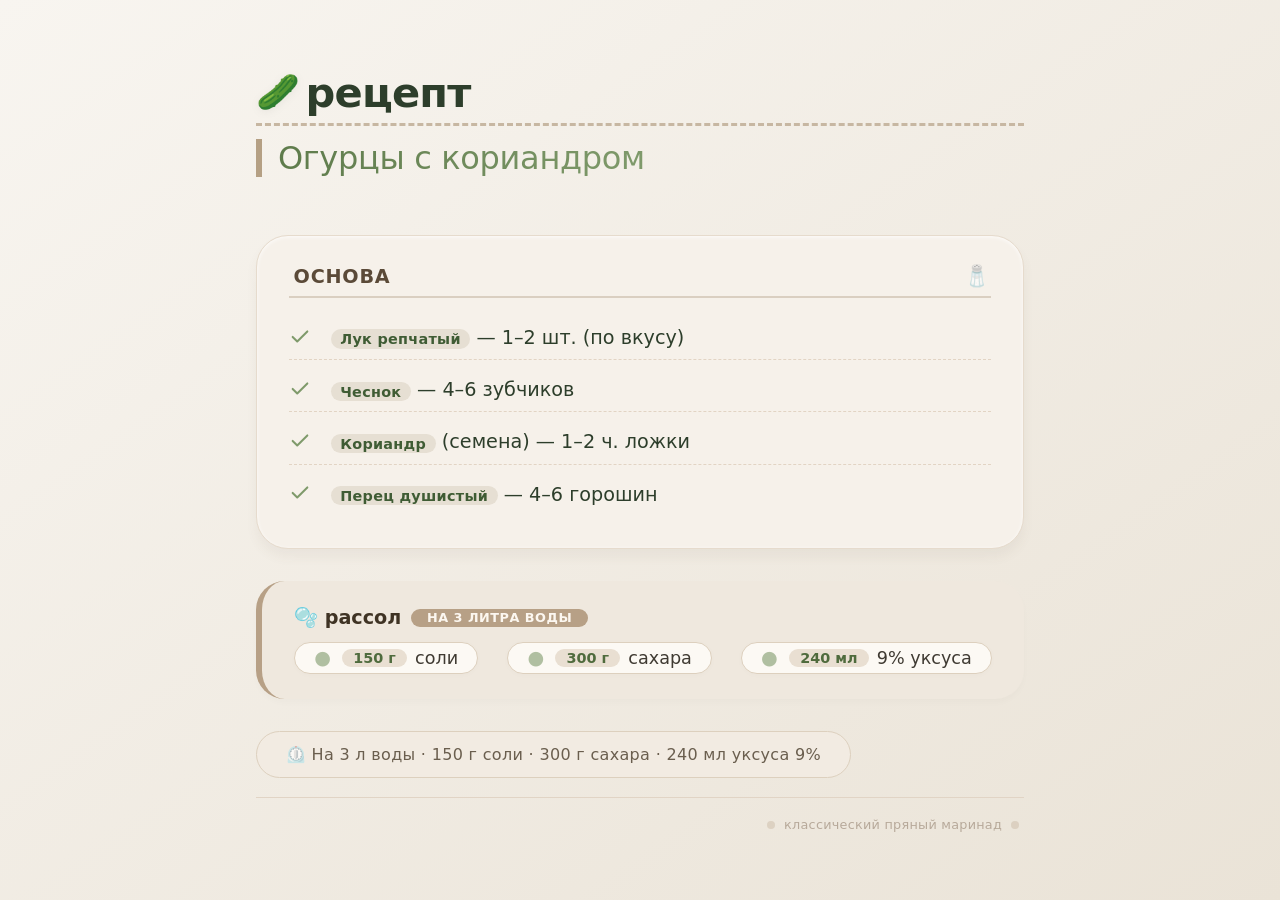
<file: index.html>
<!DOCTYPE html>
<html lang="ru">
<head>
  <meta charset="UTF-8">
  <meta name="viewport" content="width=device-width, initial-scale=1.0">
  <link rel="stylesheet" href="./css/style.css">
  
  <script src="./js/burger.js"></script>
  <title>Огурцы с кориандром · рецепт</title>
  <style>
    /* Общий сброс и шрифт */
    
  </style>
</head>
<!-- Бургер-кнопка -->
<!-- <body><div class="recipe-card" id="app">
  
  <div class="burger-btn" id="burgerBtn">
    <span></span>
    <span></span>
    <span></span>
  </div>

 
  <div class="menu-overlay" id="menuOverlay">
    <ul>
      <li class="active-recipe">
        <a href="index.html">
          <span class="emoji-badge">🥒</span> Кориандр
        </a>
      </li>
      <li>
        <a href="cucumbersFinnish.html">
          <span class="emoji-badge">🥒</span> По-фински
        </a>
      </li>
    </ul>
  </div> -->

  <!-- ===== РЕЦЕПТ: Огурцы с кориандром ===== -->
  <div class="recipe-content">
    <h1>рецепт</h1>
    <h2>Огурцы с кориандром</h2>

    <div class="ingredient-list">
      <h3> основа</h3>
      <ul>
        <li><strong>Лук репчатый</strong> — 1–2 шт. (по вкусу)</li>
        <li><strong>Чеснок</strong> — 4–6 зубчиков</li>
        <li><strong>Кориандр</strong> (семена) — 1–2 ч. ложки</li>
        <li><strong>Перец душистый</strong> — 4–6 горошин</li>
      </ul>
    </div>

    <div class="brine-list">
      <div class="brine-title">
        🫧 рассол
        <span>на 3 литра воды</span>
      </div>
      <ul class="brine-items">
        <li><strong>150 г</strong> соли</li>
        <li><strong>300 г</strong> сахара</li>
        <li><strong>240 мл</strong> 9% уксуса</li>
      </ul>
    </div>

    <div class="meta-note">
      На 3 л воды · 150 г соли · 300 г сахара · 240 мл уксуса 9%
    </div>

    <footer>
      <span class="decor-dot"></span> 
      классический пряный маринад 
      <span class="decor-dot"></span>
    </footer>
  </div>
</div>
</body>
</html>
</file>
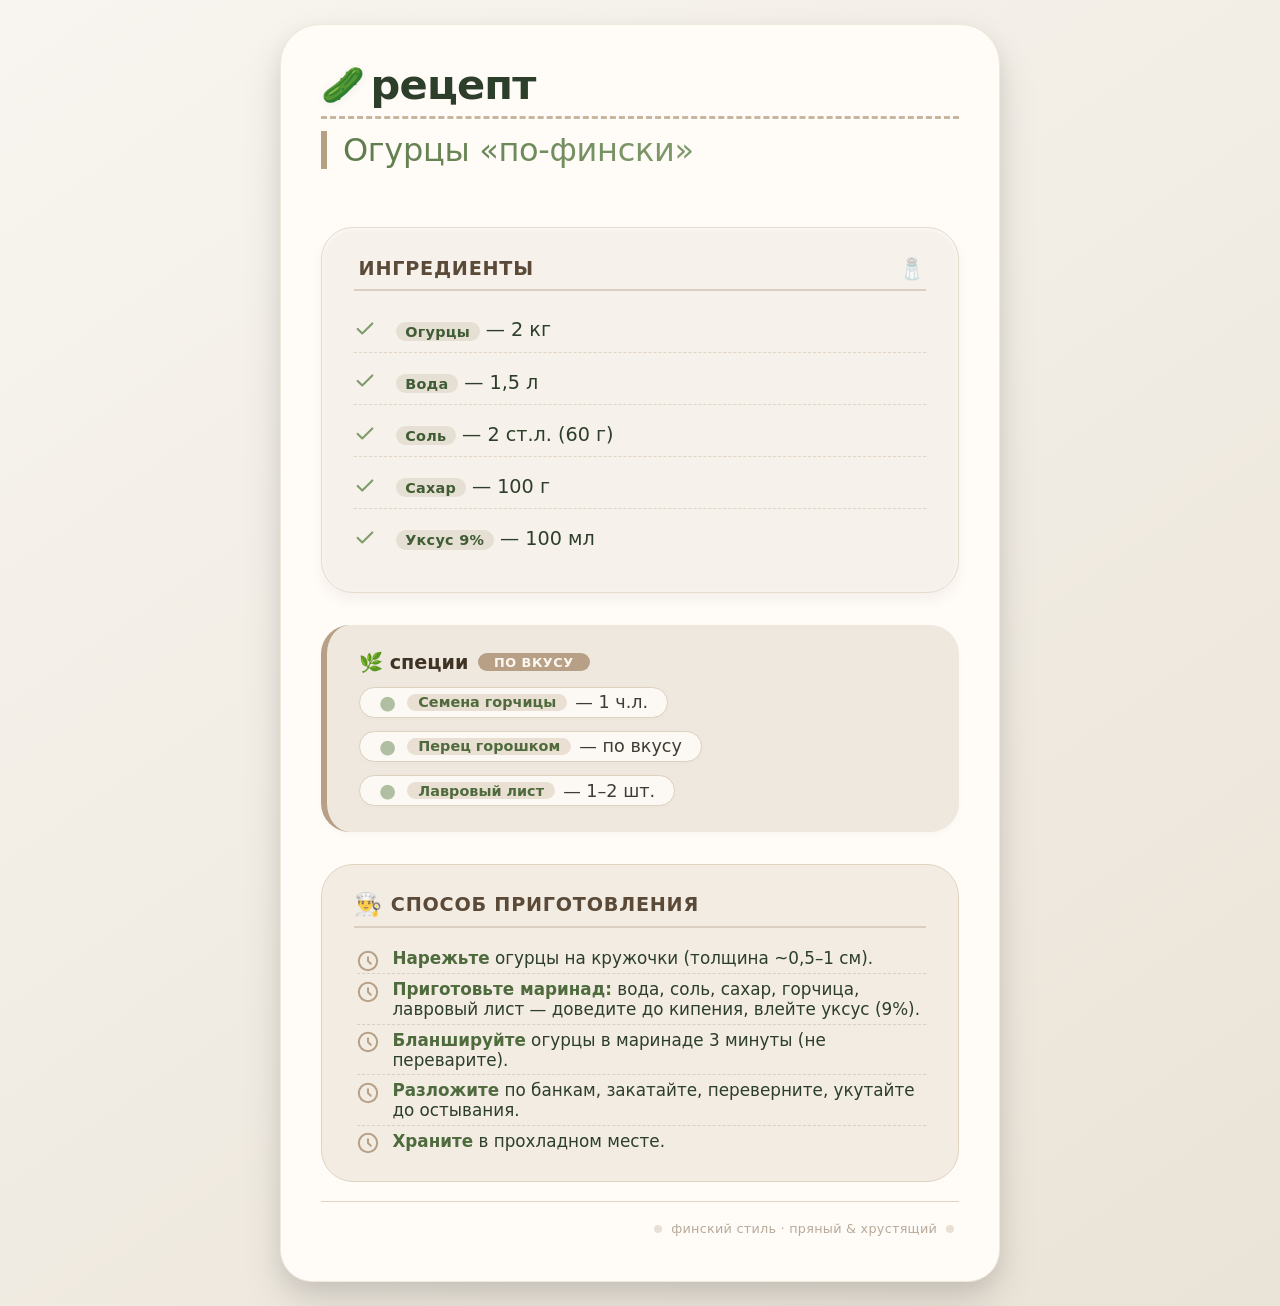
<file: cucumbersFinnish.html>
<!DOCTYPE html>
<html lang="ru">
<head>
  <meta charset="UTF-8">
  <meta name="viewport" content="width=device-width, initial-scale=1.0">
  <link rel="stylesheet" href="./css/cucumbersFinnish.css">
  
  <script src="./js/burger.js"></script>
  <title>Огурцы по-фински · рецепт</title>
  
</head>
<body>
  <!-- Бургер-кнопка -->
  <div class="recipe-card" id="app">
  
  <!-- <div class="burger-btn" id="burgerBtn">
    <span></span>
    <span></span>
    <span></span>
  </div>

  
  <div class="menu-overlay" id="menuOverlay">
    <ul>
      <li>
        <a href="index.html">
          <span class="emoji-badge">🥒</span> Кориандр
        </a>
      </li>
      <li class="active-recipe">
        <a href="cucumbersFinnish.html">
          <span class="emoji-badge">🥒</span> По-фински
        </a>
      </li>
    </ul>
  </div> -->

  <!-- ===== РЕЦЕПТ: Огурцы по-фински ===== -->
  <div class="recipe-content">
    <h1>рецепт</h1>
    <h2>Огурцы «по-фински»</h2>

    <div class="ingredient-list">
      <h3> ингредиенты</h3>
      <ul>
        <li><strong>Огурцы</strong> — 2 кг</li>
        <li><strong>Вода</strong> — 1,5 л</li>
        <li><strong>Соль</strong> — 2 ст.л. (60 г)</li>
        <li><strong>Сахар</strong> — 100 г</li>
        <li><strong>Уксус 9%</strong> — 100 мл</li>
      </ul>
    </div>

    <div class="brine-list" style="margin-top: 0.2rem;">
      <div class="brine-title">
        🌿 специи
        <span>по вкусу</span>
      </div>
      <ul class="brine-items">
        <li><strong>Семена горчицы</strong> — 1 ч.л.</li>
        <li><strong>Перец горошком</strong> — по вкусу</li>
        <li><strong>Лавровый лист</strong> — 1–2 шт.</li>
      </ul>
    </div>

    <div class="method-block">
      <h3>способ приготовления</h3>
      <ul class="step-list">
        <li><strong>Нарежьте</strong> огурцы на кружочки (толщина ~0,5–1 см).</li>
        <li><strong>Приготовьте маринад:</strong> вода, соль, сахар, горчица, лавровый лист — доведите до кипения, влейте уксус (9%).</li>
        <li><strong>Бланшируйте</strong> огурцы в маринаде 3 минуты (не переварите).</li>
        <li><strong>Разложите</strong> по банкам, закатайте, переверните, укутайте до остывания.</li>
        <li><strong>Храните</strong> в прохладном месте.</li>
      </ul>
    </div>

    <!-- <div class="meta-note">
      🔥 хит на моём канале · 2 кг огурцов · 1,5 л воды
    </div> -->

    <footer>
      <span class="decor-dot"></span> 
      финский стиль · пряный &amp; хрустящий 
      <span class="decor-dot"></span>
    </footer>
  </div>
</div>
</body>
</html>
</file>
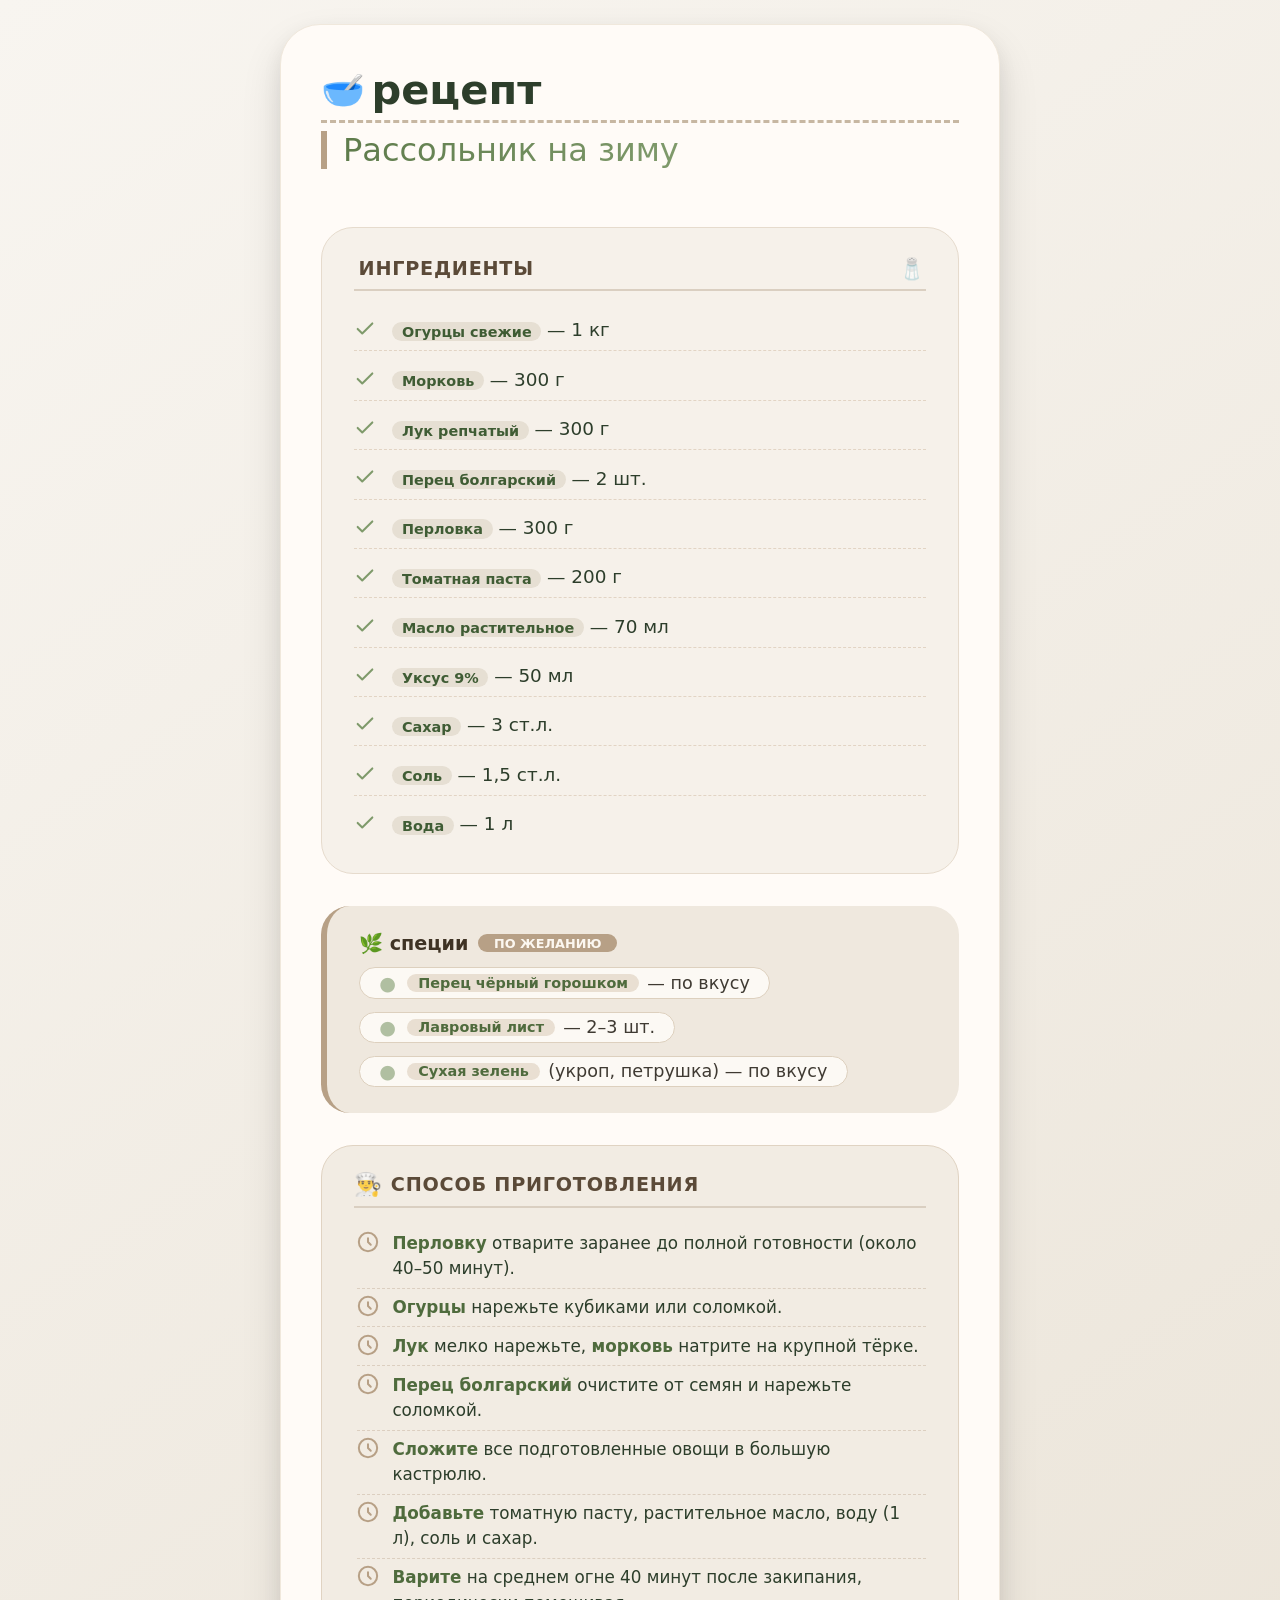
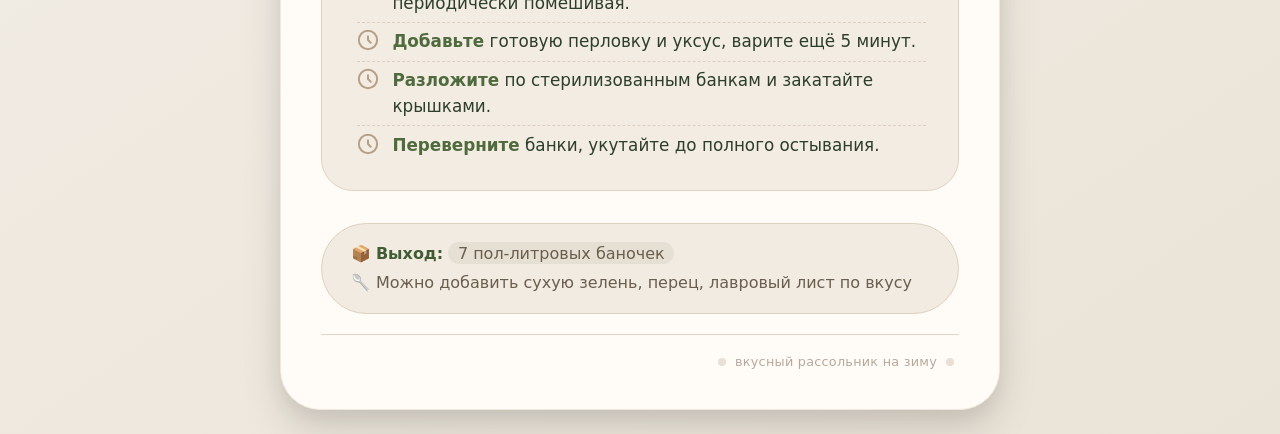
<file: rassolnik.html>
<!DOCTYPE html>
<html lang="ru">
<head>
  <meta charset="UTF-8">
  <meta name="viewport" content="width=device-width, initial-scale=1.0">
  <link rel="stylesheet" href="./css/rassolnik.css">
  <title>Рассольник на зиму · рецепт</title>
 
</head>
<body>

<div class="recipe-card">
  <!-- Заголовок -->
  <h1>рецепт</h1>
  <h2>Рассольник на зиму</h2>

  <!-- Ингредиенты -->
  <div class="ingredient-list">
    <h3> ингредиенты</h3>
    <ul>
      <li><strong>Огурцы свежие</strong> — 1 кг</li>
      <li><strong>Морковь</strong> — 300 г</li>
      <li><strong>Лук репчатый</strong> — 300 г</li>
      <li><strong>Перец болгарский</strong> — 2 шт.</li>
      <li><strong>Перловка</strong> — 300 г</li>
      <li><strong>Томатная паста</strong> — 200 г</li>
      <li><strong>Масло растительное</strong> — 70 мл</li>
      <li><strong>Уксус 9%</strong> — 50 мл</li>
      <li><strong>Сахар</strong> — 3 ст.л.</li>
      <li><strong>Соль</strong> — 1,5 ст.л.</li>
      <li><strong>Вода</strong> — 1 л</li>
    </ul>
  </div>

  <!-- Специи -->
  <div class="spice-list">
    <div class="spice-title">
      🌿 специи
      <span>по желанию</span>
    </div>
    <ul class="spice-items">
      <li><strong>Перец чёрный горошком</strong> — по вкусу</li>
      <li><strong>Лавровый лист</strong> — 2–3 шт.</li>
      <li><strong>Сухая зелень</strong> (укроп, петрушка) — по вкусу</li>
    </ul>
  </div>

  <!-- Способ приготовления -->
  <div class="method-block">
    <h3>способ приготовления</h3>
    <ul class="step-list">
      <li><strong>Перловку</strong> отварите заранее до полной готовности (около 40–50 минут).</li>
      <li><strong>Огурцы</strong> нарежьте кубиками или соломкой.</li>
      <li><strong>Лук</strong> мелко нарежьте, <strong>морковь</strong> натрите на крупной тёрке.</li>
      <li><strong>Перец болгарский</strong> очистите от семян и нарежьте соломкой.</li>
      <li><strong>Сложите</strong> все подготовленные овощи в большую кастрюлю.</li>
      <li><strong>Добавьте</strong> томатную пасту, растительное масло, воду (1 л), соль и сахар.</li>
      <li><strong>Варите</strong> на среднем огне 40 минут после закипания, периодически помешивая.</li>
      <li><strong>Добавьте</strong> готовую перловку и уксус, варите ещё 5 минут.</li>
      <li><strong>Разложите</strong> по стерилизованным банкам и закатайте крышками.</li>
      <li><strong>Переверните</strong> банки, укутайте до полного остывания.</li>
    </ul>
  </div>

  <!-- Выход и хранение -->
  <div class="meta-note">
    📦 <strong>Выход:</strong> <span class="highlight">7 пол-литровых баночек</span><br>
    🥄 Можно добавить сухую зелень, перец, лавровый лист по вкусу
  </div>

  <!-- Подвал -->
  <footer>
    <span class="decor-dot"></span> 
    вкусный рассольник на зиму 
    <span class="decor-dot"></span>
  </footer>
</div>

</body>
</html>
</file>
<file: css/style.css>
/* Весь тот же CSS, что и выше */
    * {
      margin: 0;
      padding: 0;
      box-sizing: border-box;
    }

    body {
  transition: background var(--transition);
}

.recipe-card {
  transition: transform 0.2s ease, background var(--transition), box-shadow var(--transition);
}


    /* ----- Переключатель темы в меню ----- */
.theme-toggle-item {
  border-top: 1px solid var(--list-item-border);
  margin-top: 0.4rem;
  padding-top: 0.4rem;
  cursor: pointer;
}

.theme-toggle-item:hover {
  background: var(--menu-item-hover);
}

.theme-toggle-item .theme-label {
  display: flex;
  align-items: center;
  gap: 0.6rem;
  width: 100%;
}

.theme-toggle-item .theme-icon {
  font-size: 1.2rem;
}

.theme-toggle-item .theme-text {
  flex: 1;
}

    body {
      background: linear-gradient(145deg, #f8f5f0 0%, #eae3d7 100%);
      min-height: 100vh;
      display: flex;
      justify-content: center;
      align-items: center;
      font-family: 'Segoe UI', Roboto, system-ui, -apple-system, sans-serif;
      padding: 1.5rem;
    }

    .recipe-card {
      max-width: 720px;
      width: 100%;
      background: #fffbf7;
      border-radius: 2.5rem 2.5rem 2rem 2rem;
      box-shadow: 0 20px 40px rgba(0, 0, 0, 0.12), 0 8px 20px rgba(0, 0, 0, 0.06);
      padding: 2.2rem 2.5rem 2.8rem;
      transition: transform 0.2s ease;
      border: 1px solid #f0e8dc;
      position: relative;
    }

    .recipe-card:hover {
      transform: scale(1.005);
      box-shadow: 0 28px 48px rgba(0, 0, 0, 0.10);
    }

    .burger-btn {
      position: absolute;
      top: 1.8rem;
      right: 2rem;
      width: 44px;
      height: 44px;
      background: #f2ebe2;
      border: 1px solid #ddd0be;
      border-radius: 60px;
      display: flex;
      flex-direction: column;
      justify-content: center;
      align-items: center;
      gap: 5px;
      cursor: pointer;
      transition: 0.2s;
      box-shadow: 0 4px 8px rgba(0, 0, 0, 0.03);
      z-index: 20;
    }

    .burger-btn:hover {
      background: #e8dfd3;
      transform: scale(1.04);
      border-color: #b7a086;
    }

    .burger-btn span {
      display: block;
      width: 22px;
      height: 2.5px;
      background: #4f6b3d;
      border-radius: 4px;
      transition: 0.25s ease;
    }

    .burger-btn.open span:nth-child(1) {
      transform: translateY(7.5px) rotate(45deg);
    }
    .burger-btn.open span:nth-child(2) {
      opacity: 0;
      transform: scaleX(0);
    }
    .burger-btn.open span:nth-child(3) {
      transform: translateY(-7.5px) rotate(-45deg);
    }

    .menu-overlay {
      position: absolute;
      top: 5.5rem;
      right: 2rem;
      background: #fcf9f4;
      border: 1px solid #ddd0be;
      border-radius: 2rem;
      padding: 0.8rem 0;
      min-width: 200px;
      box-shadow: 0 16px 32px rgba(0, 0, 0, 0.08);
      opacity: 0;
      visibility: hidden;
      transform: translateY(-8px) scale(0.96);
      transition: 0.2s ease;
      z-index: 30;
      backdrop-filter: blur(4px);
      background: #faf6efdd;
      border: 1px solid #dacfc1;
    }

    .menu-overlay.open {
      opacity: 1;
      visibility: visible;
      transform: translateY(0) scale(1);
    }

    .menu-overlay ul {
      list-style: none;
      padding: 0.2rem 0.4rem;
    }

    .menu-overlay li {
      padding: 0.5rem 1.8rem;
      font-size: 1.05rem;
      font-weight: 500;
      color: #2d3e2b;
      border-radius: 60px;
      transition: 0.1s;
      display: flex;
      align-items: center;
      gap: 0.6rem;
      white-space: nowrap;
    }

    .menu-overlay li:hover {
      background: #e6dbcd;
      color: #1f2e1a;
    }

    .menu-overlay li a {
      text-decoration: none;
      color: inherit;
      display: flex;
      align-items: center;
      gap: 0.6rem;
      width: 100%;
    }

    .menu-overlay li.active-recipe {
      background: #dacfc1;
      font-weight: 600;
      color: #1f331b;
      border-left: 4px solid #7f9a6b;
      border-radius: 60px;
    }

    .menu-overlay li .emoji-badge {
      font-size: 1.2rem;
      opacity: 0.7;
    }

    h1 {
      font-size: 2.6rem;
      font-weight: 600;
      letter-spacing: -0.02em;
      color: #2d3e2b;
      display: flex;
      align-items: center;
      gap: 0.4rem;
      border-bottom: 3px dashed #c7b7a2;
      padding-bottom: 0.4rem;
      margin-bottom: 1rem;
    }

    h1::before {
      content: "🥒";
      font-size: 2.2rem;
      filter: drop-shadow(0 2px 4px rgba(0,0,0,0.05));
    }

    h2 {
      font-size: 2rem;
      font-weight: 500;
      color: #4e5f3e;
      margin-top: -0.2rem;
      margin-bottom: 1.8rem;
      padding-left: 0.1rem;
      letter-spacing: -0.01em;
      background: linear-gradient(to right, #5d7a4a, #7f9a6b);
      background-clip: text;
      -webkit-background-clip: text;
      -webkit-text-fill-color: transparent;
      display: inline-block;
      border-left: 6px solid #b5a084;
      padding-left: 1rem;
    }

    .ingredient-list {
      background: #f6f1ea;
      border-radius: 2rem;
      padding: 1.8rem 2rem 2rem;
      margin: 1.8rem 0 2rem;
      box-shadow: inset 0 1px 4px rgba(255, 255, 255, 0.8), 0 8px 12px rgba(100, 80, 60, 0.06);
      border: 1px solid #e6dbcd;
    }

    .ingredient-list h3 {
      font-size: 1.2rem;
      font-weight: 600;
      text-transform: uppercase;
      letter-spacing: 0.04em;
      color: #5b4a38;
      margin-bottom: 1.2rem;
      display: flex;
      align-items: center;
      gap: 0.5rem;
      border-bottom: 2px solid #dacfc1;
      padding-bottom: 0.5rem;
    }

    .ingredient-list h3::after {
      content: "🧂";
      font-size: 1.3rem;
      margin-left: auto;
      opacity: 0.6;
    }

    .ingredient-list ul {
      list-style: none;
      display: flex;
      flex-direction: column;
      gap: 0.6rem;
    }

    .ingredient-list li {
      font-size: 1.2rem;
      padding: 0.4rem 0.2rem 0.4rem 2.4rem;
      background: url('data:image/svg+xml;utf8,<svg xmlns="http://www.w3.org/2000/svg" width="18" height="18" viewBox="0 0 24 24" fill="none" stroke="%237f9a6b" stroke-width="2.2" stroke-linecap="round" stroke-linejoin="round"><path d="M20 7L9 18l-5-5"/></svg>') left center no-repeat;
      background-size: 1.4rem;
      background-position: 0 0.45rem;
      color: #2d3e2b;
      font-weight: 450;
      border-bottom: 1px dashed #e2d4c4;
      line-height: 1.5;
    }

    .ingredient-list li:last-child {
      border-bottom: none;
    }

    .ingredient-list li strong {
      font-weight: 600;
      color: #3f5c34;
      background: #e6dfd3;
      padding: 0.1rem 0.6rem;
      border-radius: 40px;
      font-size: 0.9rem;
      letter-spacing: 0.02em;
      margin-left: 0.2rem;
    }

    .brine-list {
      margin-top: 1.8rem;
      background: #efe8de;
      border-radius: 1.8rem;
      padding: 1.6rem 2rem;
      border-left: 6px solid #b7a086;
      box-shadow: 0 4px 6px rgba(0, 0, 0, 0.02);
    }

    .brine-list .brine-title {
      font-weight: 600;
      font-size: 1.2rem;
      color: #3f3324;
      display: flex;
      align-items: center;
      gap: 0.6rem;
      margin-bottom: 0.8rem;
    }

    .brine-list .brine-title span {
      background: #b7a086;
      color: #fcf7f0;
      padding: 0.1rem 1rem;
      border-radius: 40px;
      font-size: 0.8rem;
      letter-spacing: 0.04em;
      text-transform: uppercase;
    }

    .brine-items {
      display: flex;
      flex-wrap: wrap;
      gap: 0.8rem 1.8rem;
      list-style: none;
      padding-left: 0;
    }

    .brine-items li {
      font-size: 1.1rem;
      background: #fcf9f4;
      padding: 0.2rem 1.2rem;
      border-radius: 60px;
      box-shadow: 0 1px 6px rgba(0, 0, 0, 0.02);
      border: 1px solid #ddd0be;
      color: #3f3a32;
      display: flex;
      align-items: center;
      gap: 0.5rem;
    }

    .brine-items li::before {
      content: "●";
      color: #7f9a6b;
      font-size: 1.2rem;
      font-weight: 300;
      opacity: 0.6;
    }

    .brine-items li strong {
      font-weight: 600;
      color: #4f6b3d;
      background: #e9dfd2;
      padding: 0.05rem 0.7rem;
      border-radius: 40px;
      font-size: 0.9rem;
      margin-left: 0.2rem;
    }

    .meta-note {
      margin-top: 2rem;
      font-size: 1rem;
      color: #6a5e4e;
      background: #f2ebe2;
      padding: 0.8rem 1.8rem;
      border-radius: 60px;
      display: inline-block;
      border: 1px solid #ddd0be;
      letter-spacing: 0.02em;
    }

    .meta-note::before {
      content: "⏲️ ";
      opacity: 0.7;
    }

    footer {
      margin-top: 1.2rem;
      font-size: 0.8rem;
      color: #b7a99a;
      text-align: right;
      letter-spacing: 0.02em;
      border-top: 1px solid #e1d4c5;
      padding-top: 1.2rem;
    }

    .decor-dot {
      display: inline-block;
      width: 8px;
      height: 8px;
      background: #b7a086;
      border-radius: 50%;
      margin: 0 0.3rem;
      opacity: 0.3;
    }

    @media (max-width: 550px) {
      .recipe-card {
        padding: 1.5rem;
      }
      h1 {
        font-size: 2.2rem;
      }
      h2 {
        font-size: 1.6rem;
        padding-left: 0.6rem;
      }
      .ingredient-list {
        padding: 1.2rem;
      }
      .ingredient-list li {
        font-size: 1rem;
        padding-left: 2rem;
        background-size: 1.2rem;
        background-position: 0 0.5rem;
      }
      .brine-items {
        gap: 0.5rem;
      }
      .brine-items li {
        font-size: 0.95rem;
        padding: 0.2rem 0.9rem;
      }
      .burger-btn {
        top: 1.2rem;
        right: 1.2rem;
        width: 40px;
        height: 40px;
      }
      .menu-overlay {
        right: 1.2rem;
        min-width: 170px;
      }
      .menu-overlay li {
        padding: 0.4rem 1.2rem;
        font-size: 0.95rem;
      }
    }
</file>
<file: css/cucumbersFinnish.css>
/* ----- Базовый сброс и фон ----- */
    * {
      margin: 0;
      padding: 0;
      box-sizing: border-box;
    }

    body {
  transition: background var(--transition);
}

.recipe-card {
  transition: transform 0.2s ease, background var(--transition), box-shadow var(--transition);
}


    /* ----- Переключатель темы в меню ----- */
.theme-toggle-item {
  border-top: 1px solid var(--list-item-border);
  margin-top: 0.4rem;
  padding-top: 0.4rem;
  cursor: pointer;
}

.theme-toggle-item:hover {
  background: var(--menu-item-hover);
}

.theme-toggle-item .theme-label {
  display: flex;
  align-items: center;
  gap: 0.6rem;
  width: 100%;
}

.theme-toggle-item .theme-icon {
  font-size: 1.2rem;
}

.theme-toggle-item .theme-text {
  flex: 1;
}

    body {
      background: linear-gradient(145deg, #f8f5f0 0%, #eae3d7 100%);
      min-height: 100vh;
      display: flex;
      justify-content: center;
      align-items: center;
      font-family: 'Segoe UI', Roboto, system-ui, -apple-system, sans-serif;
      padding: 1.5rem;
    }

    /* ----- Карточка рецепта ----- */
    .recipe-card {
      max-width: 720px;
      width: 100%;
      background: #fffbf7;
      border-radius: 2.5rem 2.5rem 2rem 2rem;
      box-shadow: 0 20px 40px rgba(0, 0, 0, 0.12), 0 8px 20px rgba(0, 0, 0, 0.06);
      padding: 2.2rem 2.5rem 2.8rem;
      transition: transform 0.2s ease;
      border: 1px solid #f0e8dc;
      position: relative;
    }

    .recipe-card:hover {
      transform: scale(1.005);
      box-shadow: 0 28px 48px rgba(0, 0, 0, 0.10);
    }

    /* ----- Бургер-кнопка ----- */
    .burger-btn {
      position: absolute;
      top: 1.8rem;
      right: 2rem;
      width: 44px;
      height: 44px;
      background: #f2ebe2;
      border: 1px solid #ddd0be;
      border-radius: 60px;
      display: flex;
      flex-direction: column;
      justify-content: center;
      align-items: center;
      gap: 5px;
      cursor: pointer;
      transition: 0.2s;
      box-shadow: 0 4px 8px rgba(0, 0, 0, 0.03);
      z-index: 20;
    }

    .burger-btn:hover {
      background: #e8dfd3;
      transform: scale(1.04);
      border-color: #b7a086;
    }

    .burger-btn span {
      display: block;
      width: 22px;
      height: 2.5px;
      background: #4f6b3d;
      border-radius: 4px;
      transition: 0.25s ease;
    }

    .burger-btn.open span:nth-child(1) {
      transform: translateY(7.5px) rotate(45deg);
    }
    .burger-btn.open span:nth-child(2) {
      opacity: 0;
      transform: scaleX(0);
    }
    .burger-btn.open span:nth-child(3) {
      transform: translateY(-7.5px) rotate(-45deg);
    }

    /* ----- Выпадающее меню ----- */
    .menu-overlay {
      position: absolute;
      top: 5.5rem;
      right: 2rem;
      background: #fcf9f4;
      border: 1px solid #ddd0be;
      border-radius: 2rem;
      padding: 0.8rem 0;
      min-width: 200px;
      box-shadow: 0 16px 32px rgba(0, 0, 0, 0.08);
      opacity: 0;
      visibility: hidden;
      transform: translateY(-8px) scale(0.96);
      transition: 0.2s ease;
      z-index: 30;
      backdrop-filter: blur(4px);
      background: #faf6efdd;
      border: 1px solid #dacfc1;
    }

    .menu-overlay.open {
      opacity: 1;
      visibility: visible;
      transform: translateY(0) scale(1);
    }

    .menu-overlay ul {
      list-style: none;
      padding: 0.2rem 0.4rem;
    }

    .menu-overlay li {
      padding: 0.5rem 1.8rem;
      font-size: 1.05rem;
      font-weight: 500;
      color: #2d3e2b;
      border-radius: 60px;
      transition: 0.1s;
      display: flex;
      align-items: center;
      gap: 0.6rem;
      white-space: nowrap;
    }

    .menu-overlay li:hover {
      background: #e6dbcd;
      color: #1f2e1a;
    }

    .menu-overlay li a {
      text-decoration: none;
      color: inherit;
      display: flex;
      align-items: center;
      gap: 0.6rem;
      width: 100%;
    }

    .menu-overlay li.active-recipe {
      background: #dacfc1;
      font-weight: 600;
      color: #1f331b;
      border-left: 4px solid #7f9a6b;
      border-radius: 60px;
    }

    .menu-overlay li .emoji-badge {
      font-size: 1.2rem;
      opacity: 0.7;
    }

    /* ----- Заголовки ----- */
    h1 {
      font-size: 2.6rem;
      font-weight: 600;
      letter-spacing: -0.02em;
      color: #2d3e2b;
      display: flex;
      align-items: center;
      gap: 0.4rem;
      border-bottom: 3px dashed #c7b7a2;
      padding-bottom: 0.4rem;
      margin-bottom: 1rem;
    }

    h1::before {
      content: "🥒";
      font-size: 2.2rem;
      filter: drop-shadow(0 2px 4px rgba(0,0,0,0.05));
    }

    h2 {
      font-size: 2rem;
      font-weight: 500;
      color: #4e5f3e;
      margin-top: -0.2rem;
      margin-bottom: 1.8rem;
      padding-left: 0.1rem;
      letter-spacing: -0.01em;
      background: linear-gradient(to right, #5d7a4a, #7f9a6b);
      background-clip: text;
      -webkit-background-clip: text;
      -webkit-text-fill-color: transparent;
      display: inline-block;
      border-left: 6px solid #b5a084;
      padding-left: 1rem;
    }

    /* ----- Блоки списков ----- */
    .ingredient-list {
      background: #f6f1ea;
      border-radius: 2rem;
      padding: 1.8rem 2rem 2rem;
      margin: 1.8rem 0 2rem;
      box-shadow: inset 0 1px 4px rgba(255, 255, 255, 0.8), 0 8px 12px rgba(100, 80, 60, 0.06);
      border: 1px solid #e6dbcd;
    }

    .ingredient-list h3 {
      font-size: 1.2rem;
      font-weight: 600;
      text-transform: uppercase;
      letter-spacing: 0.04em;
      color: #5b4a38;
      margin-bottom: 1.2rem;
      display: flex;
      align-items: center;
      gap: 0.5rem;
      border-bottom: 2px solid #dacfc1;
      padding-bottom: 0.5rem;
    }

    .ingredient-list h3::after {
      content: "🧂";
      font-size: 1.3rem;
      margin-left: auto;
      opacity: 0.6;
    }

    .ingredient-list ul {
      list-style: none;
      display: flex;
      flex-direction: column;
      gap: 0.6rem;
    }

    .ingredient-list li {
      font-size: 1.2rem;
      padding: 0.4rem 0.2rem 0.4rem 2.4rem;
      background: url('data:image/svg+xml;utf8,<svg xmlns="http://www.w3.org/2000/svg" width="18" height="18" viewBox="0 0 24 24" fill="none" stroke="%237f9a6b" stroke-width="2.2" stroke-linecap="round" stroke-linejoin="round"><path d="M20 7L9 18l-5-5"/></svg>') left center no-repeat;
      background-size: 1.4rem;
      background-position: 0 0.45rem;
      color: #2d3e2b;
      font-weight: 450;
      border-bottom: 1px dashed #e2d4c4;
      line-height: 1.5;
    }

    .ingredient-list li:last-child {
      border-bottom: none;
    }

    .ingredient-list li strong {
      font-weight: 600;
      color: #3f5c34;
      background: #e6dfd3;
      padding: 0.1rem 0.6rem;
      border-radius: 40px;
      font-size: 0.9rem;
      letter-spacing: 0.02em;
      margin-left: 0.2rem;
    }

    .brine-list {
      margin-top: 1.8rem;
      background: #efe8de;
      border-radius: 1.8rem;
      padding: 1.6rem 2rem;
      border-left: 6px solid #b7a086;
      box-shadow: 0 4px 6px rgba(0, 0, 0, 0.02);
    }

    .brine-list .brine-title {
      font-weight: 600;
      font-size: 1.2rem;
      color: #3f3324;
      display: flex;
      align-items: center;
      gap: 0.6rem;
      margin-bottom: 0.8rem;
    }

    .brine-list .brine-title span {
      background: #b7a086;
      color: #fcf7f0;
      padding: 0.1rem 1rem;
      border-radius: 40px;
      font-size: 0.8rem;
      letter-spacing: 0.04em;
      text-transform: uppercase;
    }

    .brine-items {
      display: flex;
      flex-wrap: wrap;
      gap: 0.8rem 1.8rem;
      list-style: none;
      padding-left: 0;
    }

    .brine-items li {
      font-size: 1.1rem;
      background: #fcf9f4;
      padding: 0.2rem 1.2rem;
      border-radius: 60px;
      box-shadow: 0 1px 6px rgba(0, 0, 0, 0.02);
      border: 1px solid #ddd0be;
      color: #3f3a32;
      display: flex;
      align-items: center;
      gap: 0.5rem;
    }

    .brine-items li::before {
      content: "●";
      color: #7f9a6b;
      font-size: 1.2rem;
      font-weight: 300;
      opacity: 0.6;
    }

    .brine-items li strong {
      font-weight: 600;
      color: #4f6b3d;
      background: #e9dfd2;
      padding: 0.05rem 0.7rem;
      border-radius: 40px;
      font-size: 0.9rem;
      margin-left: 0.2rem;
    }

    .method-block {
      margin-top: 2rem;
      background: #f2ece3;
      border-radius: 2rem;
      padding: 1.6rem 2rem;
      border: 1px solid #e0d3c2;
    }

    .method-block h3 {
      font-size: 1.2rem;
      font-weight: 600;
      text-transform: uppercase;
      letter-spacing: 0.04em;
      color: #5b4a38;
      display: flex;
      align-items: center;
      gap: 0.5rem;
      margin-bottom: 1rem;
      border-bottom: 2px solid #dacfc1;
      padding-bottom: 0.5rem;
    }

    .method-block h3::before {
      content: "👨‍🍳";
      font-size: 1.4rem;
      opacity: 0.8;
    }

    .method-block .step-list {
      list-style: none;
      padding-left: 0.2rem;
    }

    .method-block .step-list li {
      padding: 0.3rem 0 0.3rem 2.2rem;
      background: url('data:image/svg+xml;utf8,<svg xmlns="http://www.w3.org/2000/svg" width="20" height="20" viewBox="0 0 24 24" fill="none" stroke="%23b7a086" stroke-width="2.2" stroke-linecap="round" stroke-linejoin="round"><circle cx="12" cy="12" r="10"/><path d="M12 8v4l3 3"/></svg>') left center no-repeat;
      background-size: 1.4rem;
      background-position: 0 0.4rem;
      font-size: 1.05rem;
      color: #2d3e2b;
      border-bottom: 1px dashed #dccfc0;
    }

    .method-block .step-list li:last-child {
      border-bottom: none;
    }

    .method-block .step-list li strong {
      color: #4f6b3d;
      font-weight: 600;
    }

    .meta-note {
      margin-top: 2rem;
      font-size: 1rem;
      color: #6a5e4e;
      background: #f2ebe2;
      padding: 0.8rem 1.8rem;
      border-radius: 60px;
      display: inline-block;
      border: 1px solid #ddd0be;
      letter-spacing: 0.02em;
    }

    .meta-note::before {
      content: "⏲️ ";
      opacity: 0.7;
    }

    footer {
      margin-top: 1.2rem;
      font-size: 0.8rem;
      color: #b7a99a;
      text-align: right;
      letter-spacing: 0.02em;
      border-top: 1px solid #e1d4c5;
      padding-top: 1.2rem;
    }

    .decor-dot {
      display: inline-block;
      width: 8px;
      height: 8px;
      background: #b7a086;
      border-radius: 50%;
      margin: 0 0.3rem;
      opacity: 0.3;
    }

    /* Адаптив */
    @media (max-width: 550px) {
      .recipe-card {
        padding: 1.5rem;
      }
      h1 {
        font-size: 2.2rem;
      }
      h2 {
        font-size: 1.6rem;
        padding-left: 0.6rem;
      }
      .ingredient-list {
        padding: 1.2rem;
      }
      .ingredient-list li {
        font-size: 1rem;
        padding-left: 2rem;
        background-size: 1.2rem;
        background-position: 0 0.5rem;
      }
      .brine-items {
        gap: 0.5rem;
      }
      .brine-items li {
        font-size: 0.95rem;
        padding: 0.2rem 0.9rem;
      }
      .method-block {
        padding: 1.2rem;
      }
      .method-block .step-list li {
        font-size: 0.95rem;
        padding-left: 2rem;
        background-size: 1.2rem;
        background-position: 0 0.5rem;
      }
      .burger-btn {
        top: 1.2rem;
        right: 1.2rem;
        width: 40px;
        height: 40px;
      }
      .menu-overlay {
        right: 1.2rem;
        min-width: 170px;
      }
      .menu-overlay li {
        padding: 0.4rem 1.2rem;
        font-size: 0.95rem;
      }
    }
</file>
<file: css/rassolnik.css>
/* ----- Базовые стили ----- */
    * {
      margin: 0;
      padding: 0;
      box-sizing: border-box;
    }

    body {
      background: linear-gradient(145deg, #f8f5f0 0%, #eae3d7 100%);
      min-height: 100vh;
      display: flex;
      justify-content: center;
      align-items: center;
      font-family: 'Segoe UI', Roboto, system-ui, -apple-system, sans-serif;
      padding: 1.5rem;
    }

    /* ----- Карточка рецепта ----- */
    .recipe-card {
      max-width: 720px;
      width: 100%;
      background: #fffbf7;
      border-radius: 2.5rem;
      box-shadow: 0 20px 40px rgba(0, 0, 0, 0.12), 0 8px 20px rgba(0, 0, 0, 0.06);
      padding: 2.5rem;
      border: 1px solid #f0e8dc;
      transition: transform 0.2s ease;
    }

    .recipe-card:hover {
      transform: scale(1.005);
      box-shadow: 0 28px 48px rgba(0, 0, 0, 0.10);
    }

    /* ----- Заголовки ----- */
    h1 {
      font-size: 2.6rem;
      font-weight: 600;
      color: #2d3e2b;
      display: flex;
      align-items: center;
      gap: 0.4rem;
      border-bottom: 3px dashed #c7b7a2;
      padding-bottom: 0.4rem;
      margin-bottom: 0.5rem;
    }

    h1::before {
      content: "🥣";
      font-size: 2.2rem;
    }

    h2 {
      font-size: 2rem;
      font-weight: 500;
      color: #4e5f3e;
      margin-bottom: 1.8rem;
      padding-left: 0.1rem;
      background: linear-gradient(to right, #5d7a4a, #7f9a6b);
      background-clip: text;
      -webkit-background-clip: text;
      -webkit-text-fill-color: transparent;
      display: inline-block;
      border-left: 6px solid #b7a086;
      padding-left: 1rem;
    }

    /* ----- Блок ингредиентов ----- */
    .ingredient-list {
      background: #f6f1ea;
      border-radius: 2rem;
      padding: 1.8rem 2rem;
      margin: 1.8rem 0 2rem;
      border: 1px solid #e6dbcd;
    }

    .ingredient-list h3 {
      font-size: 1.2rem;
      font-weight: 600;
      text-transform: uppercase;
      letter-spacing: 0.04em;
      color: #5b4a38;
      margin-bottom: 1.2rem;
      display: flex;
      align-items: center;
      gap: 0.5rem;
      border-bottom: 2px solid #dacfc1;
      padding-bottom: 0.5rem;
    }

    .ingredient-list h3::after {
      content: "🧂";
      font-size: 1.3rem;
      margin-left: auto;
      opacity: 0.6;
    }

    .ingredient-list ul {
      list-style: none;
      display: flex;
      flex-direction: column;
      gap: 0.5rem;
    }

    .ingredient-list li {
      font-size: 1.15rem;
      padding: 0.4rem 0.2rem 0.4rem 2.2rem;
      background: url('data:image/svg+xml;utf8,<svg xmlns="http://www.w3.org/2000/svg" width="18" height="18" viewBox="0 0 24 24" fill="none" stroke="%237f9a6b" stroke-width="2.2" stroke-linecap="round" stroke-linejoin="round"><path d="M20 7L9 18l-5-5"/></svg>') left center no-repeat;
      background-size: 1.4rem;
      background-position: 0 0.45rem;
      color: #2d3e2b;
      border-bottom: 1px dashed #e2d4c4;
      line-height: 1.5;
    }

    .ingredient-list li:last-child {
      border-bottom: none;
    }

    .ingredient-list li strong {
      font-weight: 600;
      color: #3f5c34;
      background: #e6dfd3;
      padding: 0.1rem 0.6rem;
      border-radius: 40px;
      font-size: 0.9rem;
      margin-left: 0.2rem;
    }

    /* ----- Блок специй ----- */
    .spice-list {
      margin-top: 0.2rem;
      background: #efe8de;
      border-radius: 1.8rem;
      padding: 1.6rem 2rem;
      border-left: 6px solid #b7a086;
    }

    .spice-list .spice-title {
      font-weight: 600;
      font-size: 1.2rem;
      color: #3f3324;
      display: flex;
      align-items: center;
      gap: 0.6rem;
      margin-bottom: 0.8rem;
    }

    .spice-list .spice-title span {
      background: #b7a086;
      color: #fcf7f0;
      padding: 0.1rem 1rem;
      border-radius: 40px;
      font-size: 0.8rem;
      text-transform: uppercase;
    }

    .spice-items {
      display: flex;
      flex-wrap: wrap;
      gap: 0.8rem 1.8rem;
      list-style: none;
      padding-left: 0;
    }

    .spice-items li {
      font-size: 1.1rem;
      background: #fcf9f4;
      padding: 0.2rem 1.2rem;
      border-radius: 60px;
      border: 1px solid #ddd0be;
      color: #3f3a32;
      display: flex;
      align-items: center;
      gap: 0.5rem;
    }

    .spice-items li::before {
      content: "●";
      color: #7f9a6b;
      font-size: 1.2rem;
      opacity: 0.6;
    }

    .spice-items li strong {
      font-weight: 600;
      color: #4f6b3d;
      background: #e9dfd2;
      padding: 0.05rem 0.7rem;
      border-radius: 40px;
      font-size: 0.9rem;
      margin-left: 0.2rem;
    }

    /* ----- Способ приготовления ----- */
    .method-block {
      margin-top: 2rem;
      background: #f2ece3;
      border-radius: 2rem;
      padding: 1.6rem 2rem;
      border: 1px solid #e0d3c2;
    }

    .method-block h3 {
      font-size: 1.2rem;
      font-weight: 600;
      text-transform: uppercase;
      letter-spacing: 0.04em;
      color: #5b4a38;
      display: flex;
      align-items: center;
      gap: 0.5rem;
      margin-bottom: 1rem;
      border-bottom: 2px solid #dacfc1;
      padding-bottom: 0.5rem;
    }

    .method-block h3::before {
      content: "👨‍🍳";
      font-size: 1.4rem;
      opacity: 0.8;
    }

    .method-block .step-list {
      list-style: none;
      padding-left: 0.2rem;
    }

    .method-block .step-list li {
      padding: 0.4rem 0 0.4rem 2.2rem;
      background: url('data:image/svg+xml;utf8,<svg xmlns="http://www.w3.org/2000/svg" width="20" height="20" viewBox="0 0 24 24" fill="none" stroke="%23b7a086" stroke-width="2.2" stroke-linecap="round" stroke-linejoin="round"><circle cx="12" cy="12" r="10"/><path d="M12 8v4l3 3"/></svg>') left center no-repeat;
      background-size: 1.4rem;
      background-position: 0 0.4rem;
      font-size: 1.05rem;
      color: #2d3e2b;
      border-bottom: 1px dashed #dccfc0;
      line-height: 1.5;
    }

    .method-block .step-list li:last-child {
      border-bottom: none;
    }

    .method-block .step-list li strong {
      color: #4f6b3d;
      font-weight: 600;
    }

    /* ----- Выход и хранение ----- */
    .meta-note {
      margin-top: 2rem;
      font-size: 1rem;
      color: #6a5e4e;
      background: #f2ebe2;
      padding: 1rem 1.8rem;
      border-radius: 60px;
      border: 1px solid #ddd0be;
      line-height: 1.8;
    }

    .meta-note strong {
      color: #3f5c34;
    }

    .meta-note .highlight {
      background: #e6dfd3;
      padding: 0.1rem 0.6rem;
      border-radius: 40px;
    }

    /* ----- Подвал ----- */
    footer {
      margin-top: 1.2rem;
      font-size: 0.8rem;
      color: #b7a99a;
      text-align: right;
      letter-spacing: 0.02em;
      border-top: 1px solid #e1d4c5;
      padding-top: 1.2rem;
    }

    .decor-dot {
      display: inline-block;
      width: 8px;
      height: 8px;
      background: #b7a086;
      border-radius: 50%;
      margin: 0 0.3rem;
      opacity: 0.3;
    }

    /* ----- Адаптив ----- */
    @media (max-width: 550px) {
      .recipe-card {
        padding: 1.5rem;
      }

      h1 {
        font-size: 2.2rem;
      }

      h2 {
        font-size: 1.6rem;
        padding-left: 0.6rem;
      }

      .ingredient-list {
        padding: 1.2rem;
      }

      .ingredient-list li {
        font-size: 1rem;
        padding-left: 2rem;
        background-size: 1.2rem;
        background-position: 0 0.5rem;
      }

      .spice-items {
        gap: 0.5rem;
      }

      .spice-items li {
        font-size: 0.95rem;
        padding: 0.2rem 0.9rem;
      }

      .method-block {
        padding: 1.2rem;
      }

      .method-block .step-list li {
        font-size: 0.95rem;
        padding-left: 2rem;
        background-size: 1.2rem;
        background-position: 0 0.5rem;
      }

      .meta-note {
        font-size: 0.9rem;
        padding: 0.8rem 1.2rem;
      }
    }
</file>
